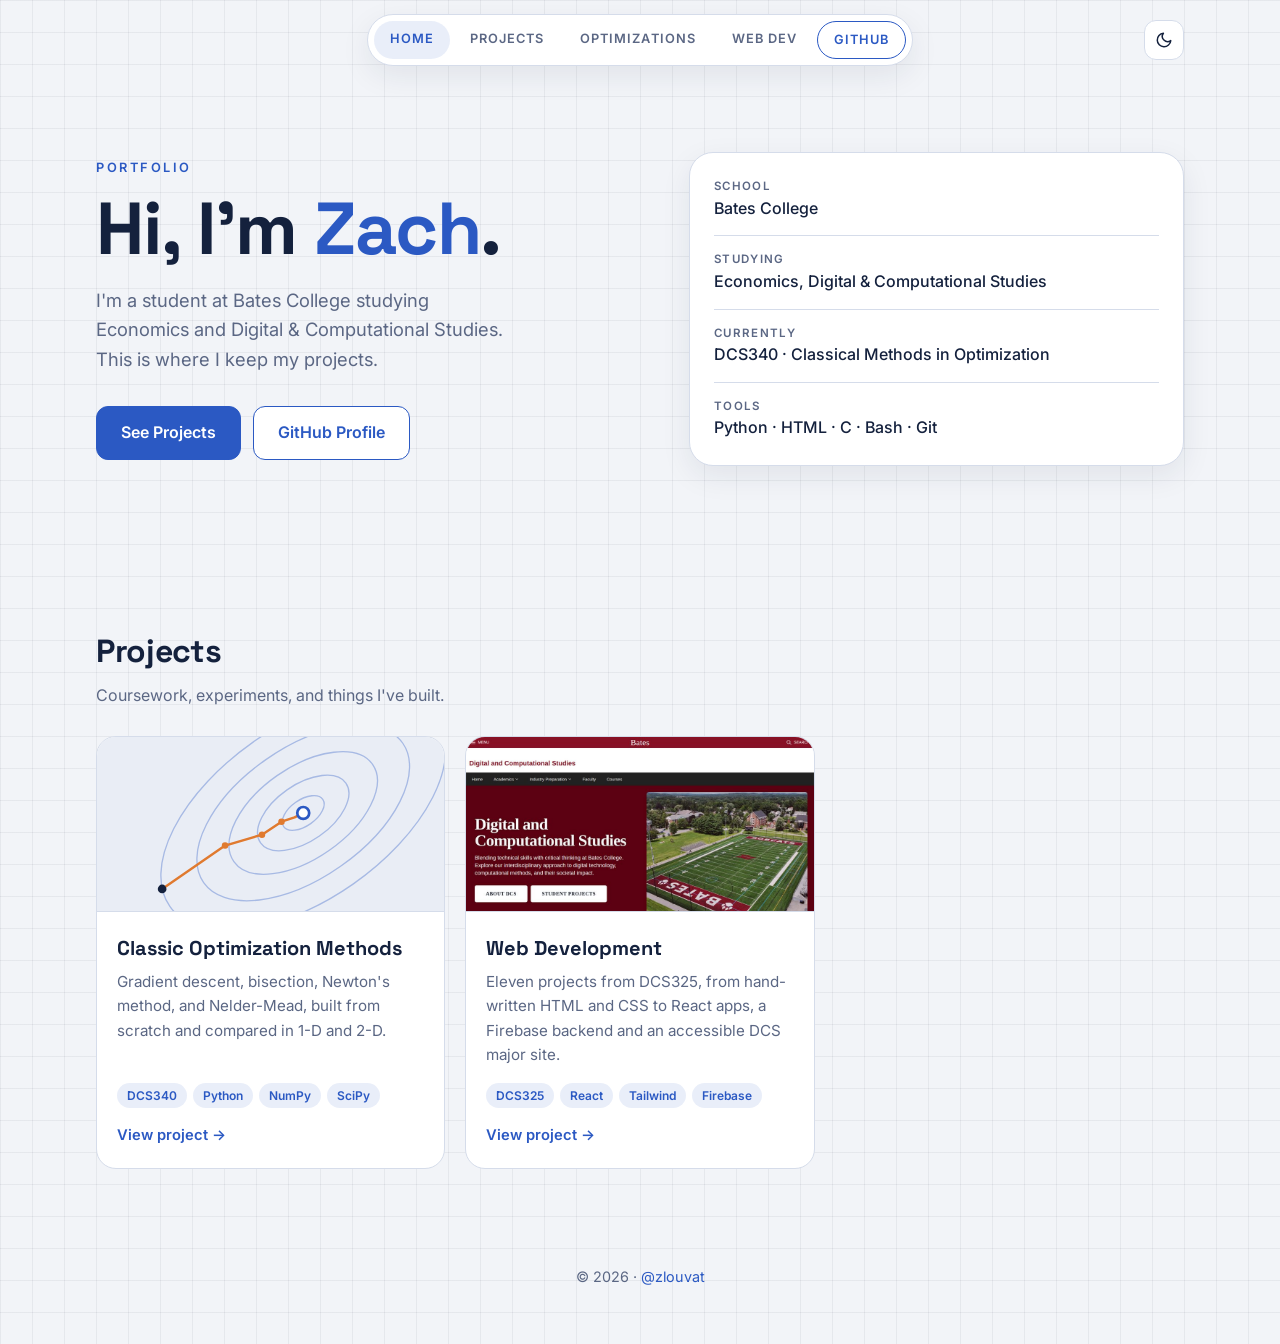
<file: index.html>
<!doctype html>
<html lang="en">
  <head>
    <meta charset="UTF-8" />
    <meta name="viewport" content="width=device-width, initial-scale=1.0" />
    <title>Zach's Portfolio</title>
    <meta name="description" content="Projects and coursework by Zach." />
    <link rel="preconnect" href="https://fonts.googleapis.com" />
    <link rel="preconnect" href="https://fonts.gstatic.com" crossorigin />
    <link
      href="https://fonts.googleapis.com/css2?family=Space+Grotesk:wght@500;700&family=Inter:wght@400;500;600&family=JetBrains+Mono:wght@400;500&display=swap"
      rel="stylesheet"
    />
    <link rel="stylesheet" href="style.css" />
    <script>
      try {
        var saved = localStorage.getItem("theme");
        if (saved) document.documentElement.setAttribute("data-theme", saved);
      } catch (e) {}
    </script>
  </head>
  <body>
    <div class="topbar">
      <div class="wrap">
        <nav class="pill-nav">
          <a class="active" href="index.html">Home</a>
          <a href="#projects">Projects</a>
          <a href="optimizations/index.html">Optimizations</a>
          <a href="webdev/index.html">Web Dev</a>
          <a class="gh" href="https://github.com/zlouvat">GitHub</a>
        </nav>
        <button class="theme-btn" id="theme-btn" aria-label="Toggle dark mode">
          <svg
            width="18"
            height="18"
            viewBox="0 0 24 24"
            fill="none"
            stroke="currentColor"
            stroke-width="2"
            stroke-linecap="round"
            stroke-linejoin="round"
          >
            <path d="M21 12.79A9 9 0 1 1 11.21 3 7 7 0 0 0 21 12.79z" />
          </svg>
        </button>
      </div>
    </div>

    <main class="wrap" id="top">
      <div class="hero">
        <div>
          <p class="eyebrow">Portfolio</p>
          <h1>Hi, I'm <span>Zach</span>.</h1>
          <p class="sub">
            I'm a student at Bates College studying Economics and Digital &amp;
            Computational Studies. This is where I keep my projects.
          </p>
          <div class="btns">
            <a class="btn primary" href="#projects">See Projects</a>
            <a class="btn ghost" href="https://github.com/zlouvat"
              >GitHub Profile</a
            >
          </div>
        </div>

        <div class="panel">
          <ul class="now">
            <li>
              <span class="label">School</span>
              <span class="value">Bates College</span>
            </li>
            <li>
              <span class="label">Studying</span>
              <span class="value"
                >Economics, Digital &amp; Computational Studies</span
              >
            </li>
            <li>
              <span class="label">Currently</span>
              <span class="value"
                >DCS340 · Classical Methods in Optimization</span
              >
            </li>
            <li>
              <span class="label">Tools</span>
              <span class="value">Python · HTML · C · Bash · Git</span>
            </li>
          </ul>
        </div>
      </div>

      <section id="projects">
        <div class="section-head">
          <h2>Projects</h2>
          <p>Coursework, experiments, and things I've built.</p>
        </div>
        <div class="projects">
          <a class="project" href="optimizations/index.html">
            <div class="thumb">
              <svg viewBox="0 0 320 160" aria-hidden="true">
                <g
                  fill="none"
                  stroke="var(--contour)"
                  stroke-width="1.2"
                  transform="rotate(-35 190 70)"
                >
                  <ellipse cx="190" cy="70" rx="22" ry="12" />
                  <ellipse cx="190" cy="70" rx="48" ry="26" />
                  <ellipse cx="190" cy="70" rx="78" ry="42" />
                  <ellipse cx="190" cy="70" rx="112" ry="60" />
                  <ellipse cx="190" cy="70" rx="150" ry="80" />
                </g>
                <polyline
                  fill="none"
                  stroke="var(--path)"
                  stroke-width="2.2"
                  stroke-linejoin="round"
                  points="60,140 118,100 152,90 170,78 182,74 190,70"
                />
                <g fill="var(--path)">
                  <circle cx="118" cy="100" r="3" />
                  <circle cx="152" cy="90" r="3" />
                  <circle cx="170" cy="78" r="3" />
                </g>
                <circle cx="60" cy="140" r="4" fill="var(--text)" />
                <circle
                  cx="190"
                  cy="70"
                  r="5.5"
                  fill="var(--surface)"
                  stroke="var(--accent)"
                  stroke-width="2.5"
                />
              </svg>
            </div>
            <div class="body">
              <h3>Classic Optimization Methods</h3>
              <p>
                Gradient descent, bisection, Newton's method, and Nelder-Mead,
                built from scratch and compared in 1-D and 2-D.
              </p>
              <div class="chips">
                <span class="chip">DCS340</span>
                <span class="chip">Python</span>
                <span class="chip">NumPy</span>
                <span class="chip">SciPy</span>
              </div>
              <span class="go">View project →</span>
            </div>
          </a>

          <a class="project" href="webdev/index.html">
            <div class="thumb">
              <img
                src="webdev/images/dcs-site.jpg"
                alt="Redesigned Bates Digital and Computational Studies major page"
                loading="lazy"
                width="960"
                height="600"
              />
            </div>
            <div class="body">
              <h3>Web Development</h3>
              <p>
                Eleven projects from DCS325, from hand-written HTML and CSS to
                React apps, a Firebase backend and an accessible DCS major
                site.
              </p>
              <div class="chips">
                <span class="chip">DCS325</span>
                <span class="chip">React</span>
                <span class="chip">Tailwind</span>
                <span class="chip">Firebase</span>
              </div>
              <span class="go">View project →</span>
            </div>
          </a>
        </div>
      </section>
    </main>

    <footer>
      <div class="wrap">
        © 2026 · <a href="https://github.com/zlouvat">@zlouvat</a>
      </div>
    </footer>

    <script src="theme.js"></script>
  </body>
</html>
</file>
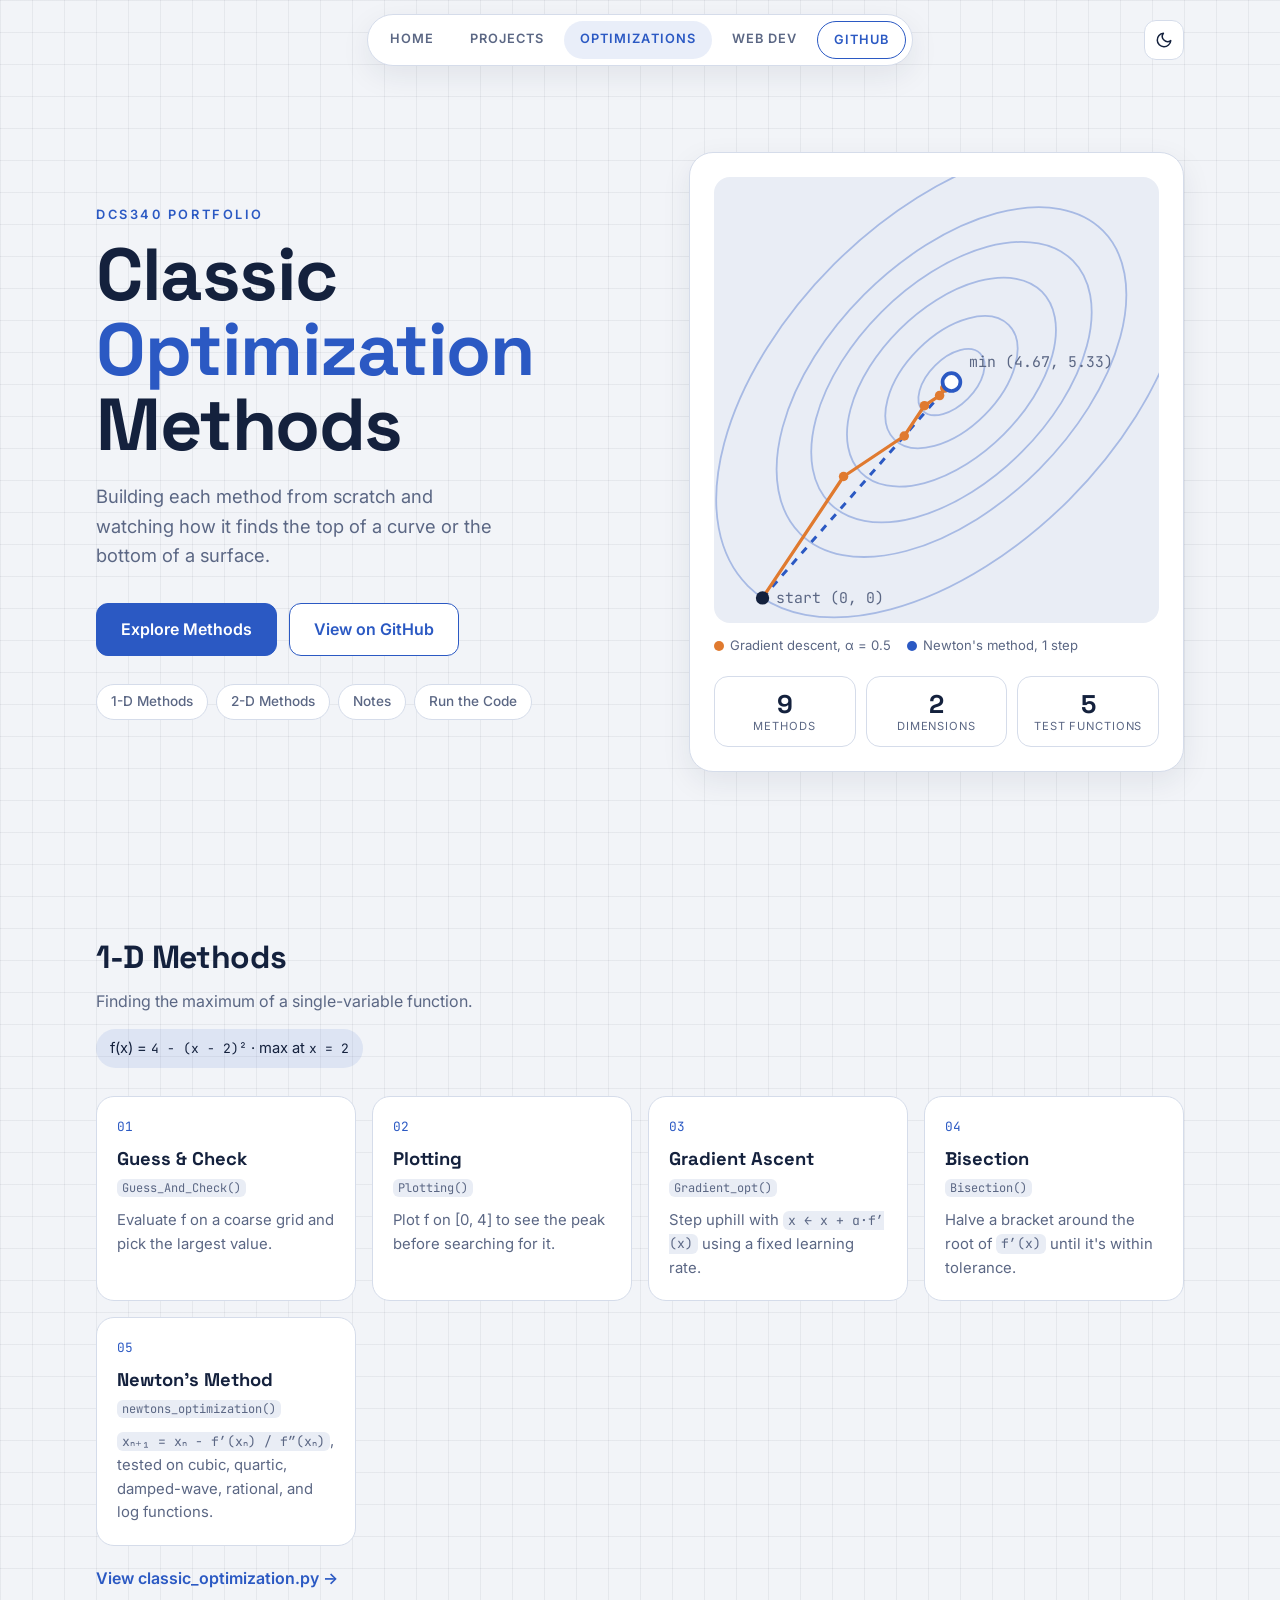
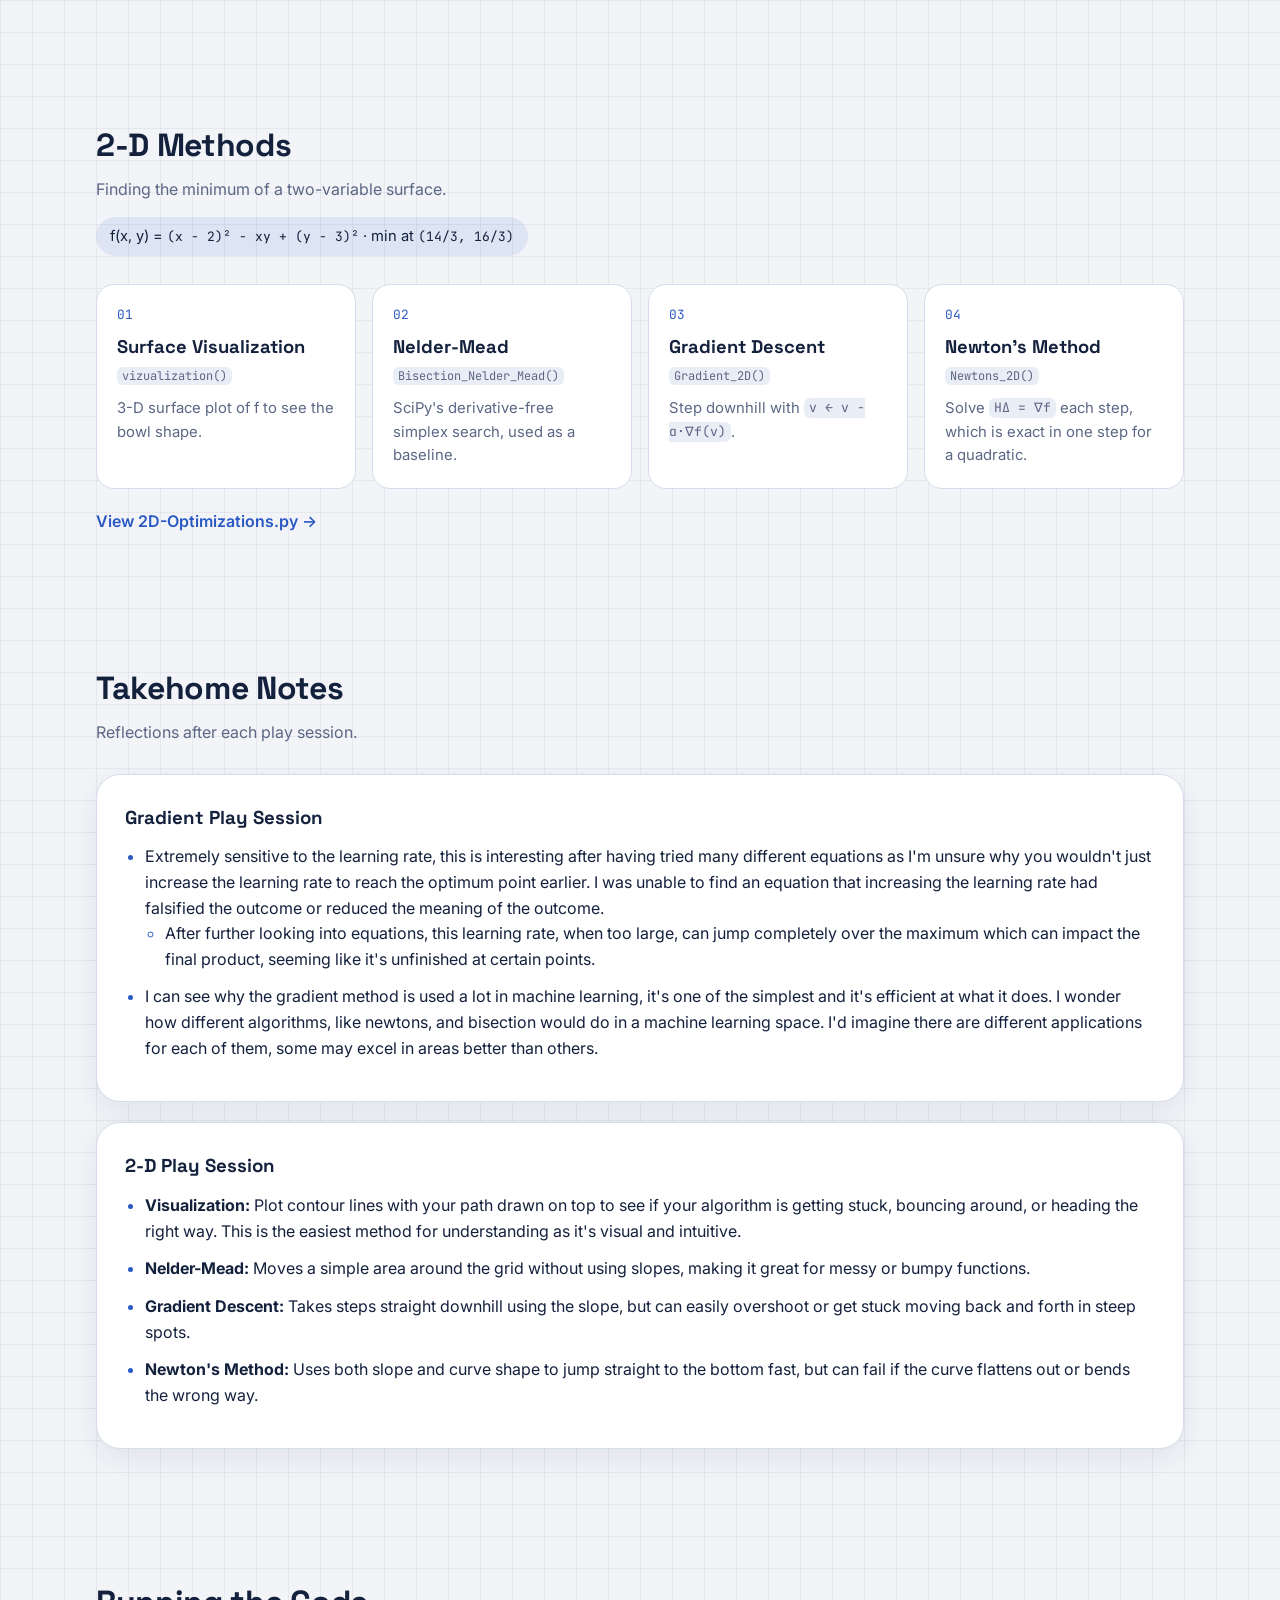
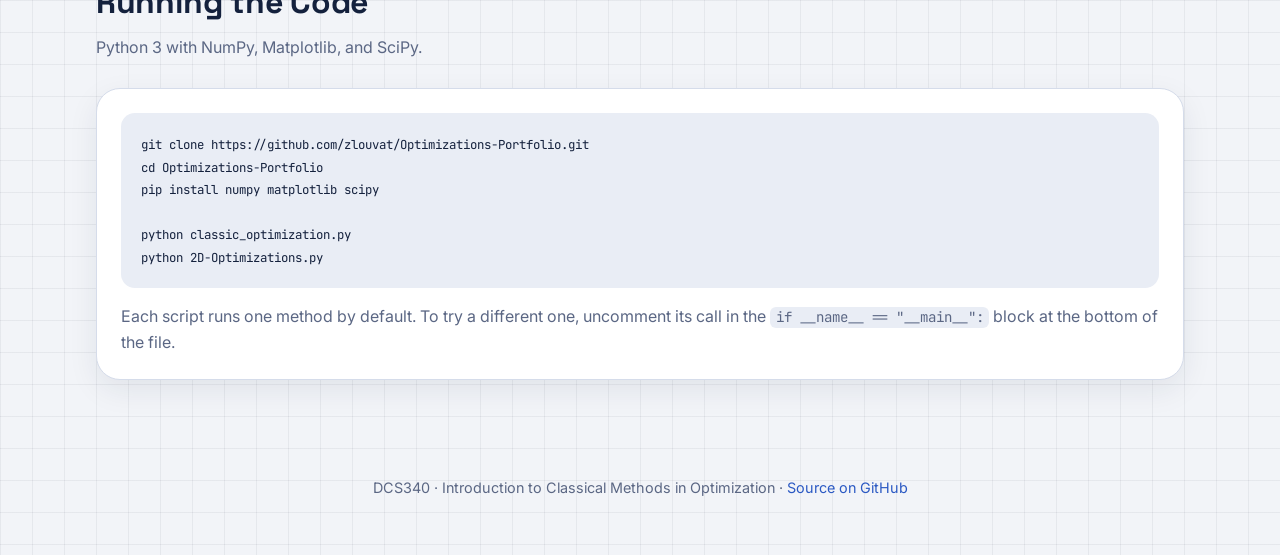
<file: optimizations/index.html>
<!doctype html>
<html lang="en">
  <head>
    <meta charset="UTF-8" />
    <meta name="viewport" content="width=device-width, initial-scale=1.0" />
    <title>Optimizations</title>
    <meta
      name="description"
      content="Classic optimization methods explored in 1-D and 2-D."
    />
    <link rel="preconnect" href="https://fonts.googleapis.com" />
    <link rel="preconnect" href="https://fonts.gstatic.com" crossorigin />
    <link
      href="https://fonts.googleapis.com/css2?family=Space+Grotesk:wght@500;700&family=Inter:wght@400;500;600&family=JetBrains+Mono:wght@400;500&display=swap"
      rel="stylesheet"
    />
    <link rel="stylesheet" href="../style.css" />
    <script>
      try {
        var saved = localStorage.getItem("theme");
        if (saved) document.documentElement.setAttribute("data-theme", saved);
      } catch (e) {}
    </script>
  </head>
  <body>
    <div class="topbar">
      <div class="wrap">
        <nav class="pill-nav">
          <a href="../index.html">Home</a>
          <a href="../index.html#projects">Projects</a>
          <a class="active" href="index.html">Optimizations</a>
          <a href="../webdev/index.html">Web Dev</a>
          <a class="gh" href="https://github.com/zlouvat">GitHub</a>
        </nav>
        <button class="theme-btn" id="theme-btn" aria-label="Toggle dark mode">
          <svg
            width="18"
            height="18"
            viewBox="0 0 24 24"
            fill="none"
            stroke="currentColor"
            stroke-width="2"
            stroke-linecap="round"
            stroke-linejoin="round"
          >
            <path d="M21 12.79A9 9 0 1 1 11.21 3 7 7 0 0 0 21 12.79z" />
          </svg>
        </button>
      </div>
    </div>

    <main class="wrap" id="top">
      <div class="hero">
        <div>
          <p class="eyebrow">DCS340 Portfolio</p>
          <h1>Classic <span>Optimization</span> Methods</h1>
          <p class="sub">
            Building each method from scratch and watching how it finds the top
            of a curve or the bottom of a surface.
          </p>
          <div class="btns">
            <a class="btn primary" href="#one-d">Explore Methods</a>
            <a
              class="btn ghost"
              href="https://github.com/zlouvat/Optimizations-Portfolio"
              >View on GitHub</a
            >
          </div>
          <nav class="subnav">
            <a href="#one-d">1-D Methods</a>
            <a href="#two-d">2-D Methods</a>
            <a href="#notes">Notes</a>
            <a href="#running">Run the Code</a>
          </nav>
        </div>

        <div class="panel">
          <div class="plot">
            <svg
              viewBox="0 0 300 300"
              role="img"
              aria-label="Contour plot of f(x, y) = (x - 2)^2 - xy + (y - 3)^2 with gradient descent and Newton paths from (0, 0) to the minimum"
            >
              <g
                fill="none"
                stroke="var(--contour)"
                stroke-width="1.2"
                transform="rotate(-45 160 138.2)"
              >
                <ellipse cx="160" cy="138.2" rx="27.3" ry="15.7" />
                <ellipse cx="160" cy="138.2" rx="54.5" ry="31.5" />
                <ellipse cx="160" cy="138.2" rx="86.2" ry="49.8" />
                <ellipse cx="160" cy="138.2" rx="115.7" ry="66.8" />
                <ellipse cx="160" cy="138.2" rx="144.3" ry="83.3" />
                <ellipse cx="160" cy="138.2" rx="194.1" ry="112.1" />
              </g>
              <line
                x1="32.7"
                y1="283.6"
                x2="160"
                y2="138.2"
                stroke="var(--accent)"
                stroke-width="2"
                stroke-dasharray="5 5"
              />
              <polyline
                fill="none"
                stroke="var(--path)"
                stroke-width="2.2"
                stroke-linejoin="round"
                points="32.7,283.6 87.3,201.8 128.2,174.5 141.8,154.1 152.0,147.3 155.5,142.2 158.0,140.5 158.9,139.2 159.5,138.8 160,138.2"
              />
              <g fill="var(--path)">
                <circle cx="87.3" cy="201.8" r="3.2" />
                <circle cx="128.2" cy="174.5" r="3.2" />
                <circle cx="141.8" cy="154.1" r="3.2" />
                <circle cx="152.0" cy="147.3" r="3.2" />
                <circle cx="155.5" cy="142.2" r="3.2" />
              </g>
              <circle cx="32.7" cy="283.6" r="4.5" fill="var(--text)" />
              <circle
                cx="160"
                cy="138.2"
                r="6"
                fill="var(--surface)"
                stroke="var(--accent)"
                stroke-width="2.5"
              />
              <text
                x="42"
                y="287"
                font-family="JetBrains Mono, monospace"
                font-size="10"
                fill="var(--muted)"
              >
                start (0, 0)
              </text>
              <text
                x="172"
                y="128"
                font-family="JetBrains Mono, monospace"
                font-size="10"
                fill="var(--muted)"
              >
                min (4.67, 5.33)
              </text>
            </svg>
          </div>
          <div class="legend">
            <span
              ><i style="background: var(--path)"></i>Gradient descent, α =
              0.5</span
            >
            <span
              ><i style="background: var(--accent)"></i>Newton's method, 1
              step</span
            >
          </div>
          <div class="stats">
            <div class="stat"><b>9</b><span>Methods</span></div>
            <div class="stat"><b>2</b><span>Dimensions</span></div>
            <div class="stat"><b>5</b><span>Test functions</span></div>
          </div>
        </div>
      </div>

      <section id="one-d">
        <div class="section-head">
          <h2>1-D Methods</h2>
          <p>Finding the maximum of a single-variable function.</p>
          <div class="fn">
            f(x) = <code>4 − (x − 2)²</code> · max at <code>x = 2</code>
          </div>
        </div>
        <div class="cards">
          <div class="card">
            <span class="num">01</span>
            <h3>Guess &amp; Check</h3>
            <p class="tag"><code>Guess_And_Check()</code></p>
            <p>Evaluate f on a coarse grid and pick the largest value.</p>
          </div>
          <div class="card">
            <span class="num">02</span>
            <h3>Plotting</h3>
            <p class="tag"><code>Plotting()</code></p>
            <p>Plot f on [0, 4] to see the peak before searching for it.</p>
          </div>
          <div class="card">
            <span class="num">03</span>
            <h3>Gradient Ascent</h3>
            <p class="tag"><code>Gradient_opt()</code></p>
            <p>
              Step uphill with <code>x ← x + α·f′(x)</code> using a fixed
              learning rate.
            </p>
          </div>
          <div class="card">
            <span class="num">04</span>
            <h3>Bisection</h3>
            <p class="tag"><code>Bisection()</code></p>
            <p>
              Halve a bracket around the root of <code>f′(x)</code> until it's
              within tolerance.
            </p>
          </div>
          <div class="card">
            <span class="num">05</span>
            <h3>Newton's Method</h3>
            <p class="tag"><code>newtons_optimization()</code></p>
            <p>
              <code>xₙ₊₁ = xₙ − f′(xₙ) / f″(xₙ)</code>, tested on cubic,
              quartic, damped-wave, rational, and log functions.
            </p>
          </div>
        </div>
        <a
          class="file-link"
          href="https://github.com/zlouvat/Optimizations-Portfolio/blob/main/classic_optimization.py"
          >View classic_optimization.py →</a
        >
      </section>

      <section id="two-d">
        <div class="section-head">
          <h2>2-D Methods</h2>
          <p>Finding the minimum of a two-variable surface.</p>
          <div class="fn">
            f(x, y) = <code>(x − 2)² − xy + (y − 3)²</code> · min at
            <code>(14/3, 16/3)</code>
          </div>
        </div>
        <div class="cards">
          <div class="card">
            <span class="num">01</span>
            <h3>Surface Visualization</h3>
            <p class="tag"><code>vizualization()</code></p>
            <p>3-D surface plot of f to see the bowl shape.</p>
          </div>
          <div class="card">
            <span class="num">02</span>
            <h3>Nelder-Mead</h3>
            <p class="tag"><code>Bisection_Nelder_Mead()</code></p>
            <p>SciPy's derivative-free simplex search, used as a baseline.</p>
          </div>
          <div class="card">
            <span class="num">03</span>
            <h3>Gradient Descent</h3>
            <p class="tag"><code>Gradient_2D()</code></p>
            <p>Step downhill with <code>v ← v − α·∇f(v)</code>.</p>
          </div>
          <div class="card">
            <span class="num">04</span>
            <h3>Newton's Method</h3>
            <p class="tag"><code>Newtons_2D()</code></p>
            <p>
              Solve <code>HΔ = ∇f</code> each step, which is exact in one step
              for a quadratic.
            </p>
          </div>
        </div>
        <a
          class="file-link"
          href="https://github.com/zlouvat/Optimizations-Portfolio/blob/main/2D-Optimizations.py"
          >View 2D-Optimizations.py →</a
        >
      </section>

      <section id="notes">
        <div class="section-head">
          <h2>Takehome Notes</h2>
          <p>Reflections after each play session.</p>
        </div>
        <div class="panel notes">
          <h3>Gradient Play Session</h3>
          <ul>
            <li>
              Extremely sensitive to the learning rate, this is interesting
              after having tried many different equations as I'm unsure why you
              wouldn't just increase the learning rate to reach the optimum
              point earlier. I was unable to find an equation that increasing
              the learning rate had falsified the outcome or reduced the meaning
              of the outcome.
              <ul>
                <li>
                  After further looking into equations, this learning rate, when
                  too large, can jump completely over the maximum which can
                  impact the final product, seeming like it's unfinished at
                  certain points.
                </li>
              </ul>
            </li>
            <li>
              I can see why the gradient method is used a lot in machine
              learning, it's one of the simplest and it's efficient at what it
              does. I wonder how different algorithms, like newtons, and
              bisection would do in a machine learning space. I'd imagine there
              are different applications for each of them, some may excel in
              areas better than others.
            </li>
          </ul>
        </div>
        <div class="panel notes">
          <h3>2-D Play Session</h3>
          <ul>
            <li>
              <strong>Visualization:</strong> Plot contour lines with your path
              drawn on top to see if your algorithm is getting stuck, bouncing
              around, or heading the right way. This is the easiest method for
              understanding as it's visual and intuitive.
            </li>
            <li>
              <strong>Nelder-Mead:</strong> Moves a simple area around the grid
              without using slopes, making it great for messy or bumpy
              functions.
            </li>
            <li>
              <strong>Gradient Descent:</strong> Takes steps straight downhill
              using the slope, but can easily overshoot or get stuck moving back
              and forth in steep spots.
            </li>
            <li>
              <strong>Newton's Method:</strong> Uses both slope and curve shape
              to jump straight to the bottom fast, but can fail if the curve
              flattens out or bends the wrong way.
            </li>
          </ul>
        </div>
      </section>

      <section id="running">
        <div class="section-head">
          <h2>Running the Code</h2>
          <p>Python 3 with NumPy, Matplotlib, and SciPy.</p>
        </div>
        <div class="panel run">
          <pre><code>git clone https://github.com/zlouvat/Optimizations-Portfolio.git
cd Optimizations-Portfolio
pip install numpy matplotlib scipy

python classic_optimization.py
python 2D-Optimizations.py</code></pre>
          <p>
            Each script runs one method by default. To try a different one,
            uncomment its call in the
            <code>if __name__ == "__main__":</code> block at the bottom of the
            file.
          </p>
        </div>
      </section>
    </main>

    <footer>
      <div class="wrap">
        DCS340 · Introduction to Classical Methods in Optimization ·
        <a href="https://github.com/zlouvat/Optimizations-Portfolio"
          >Source on GitHub</a
        >
      </div>
    </footer>

    <script src="../theme.js"></script>
  </body>
</html>
</file>
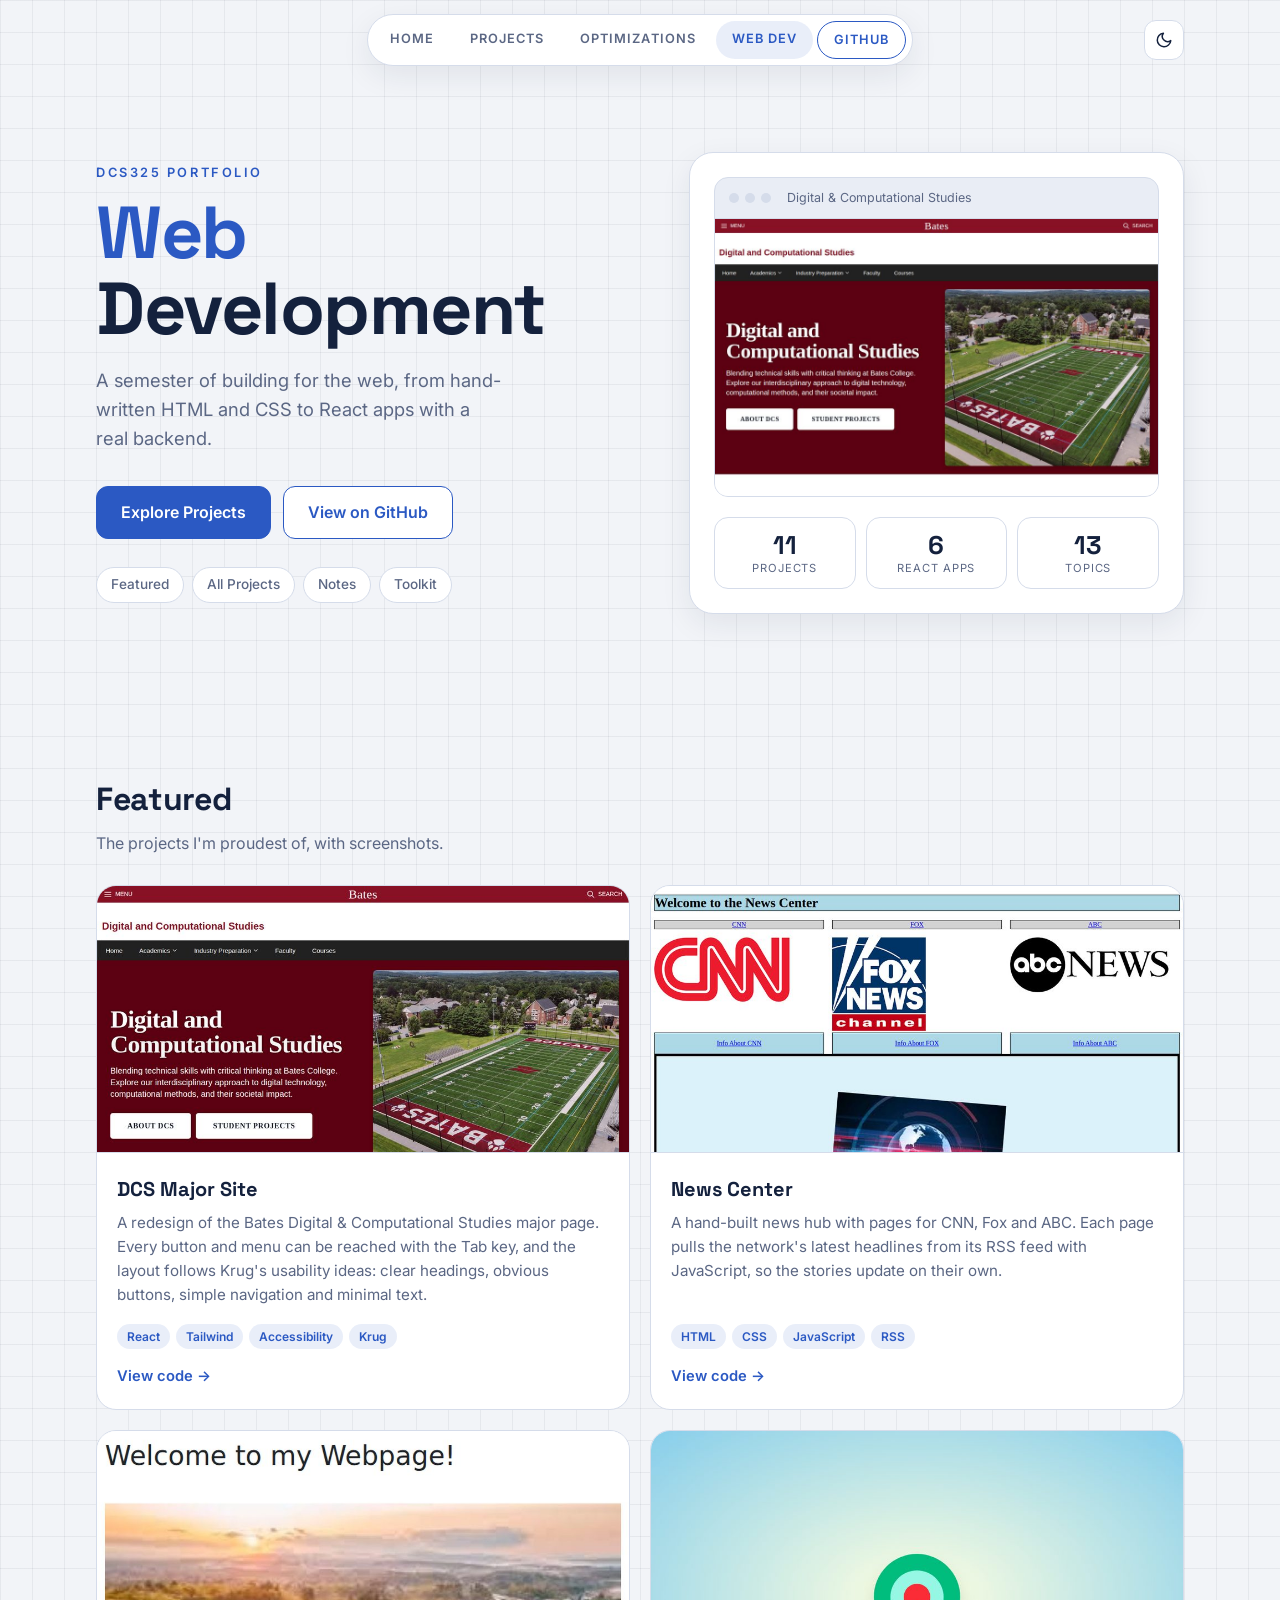
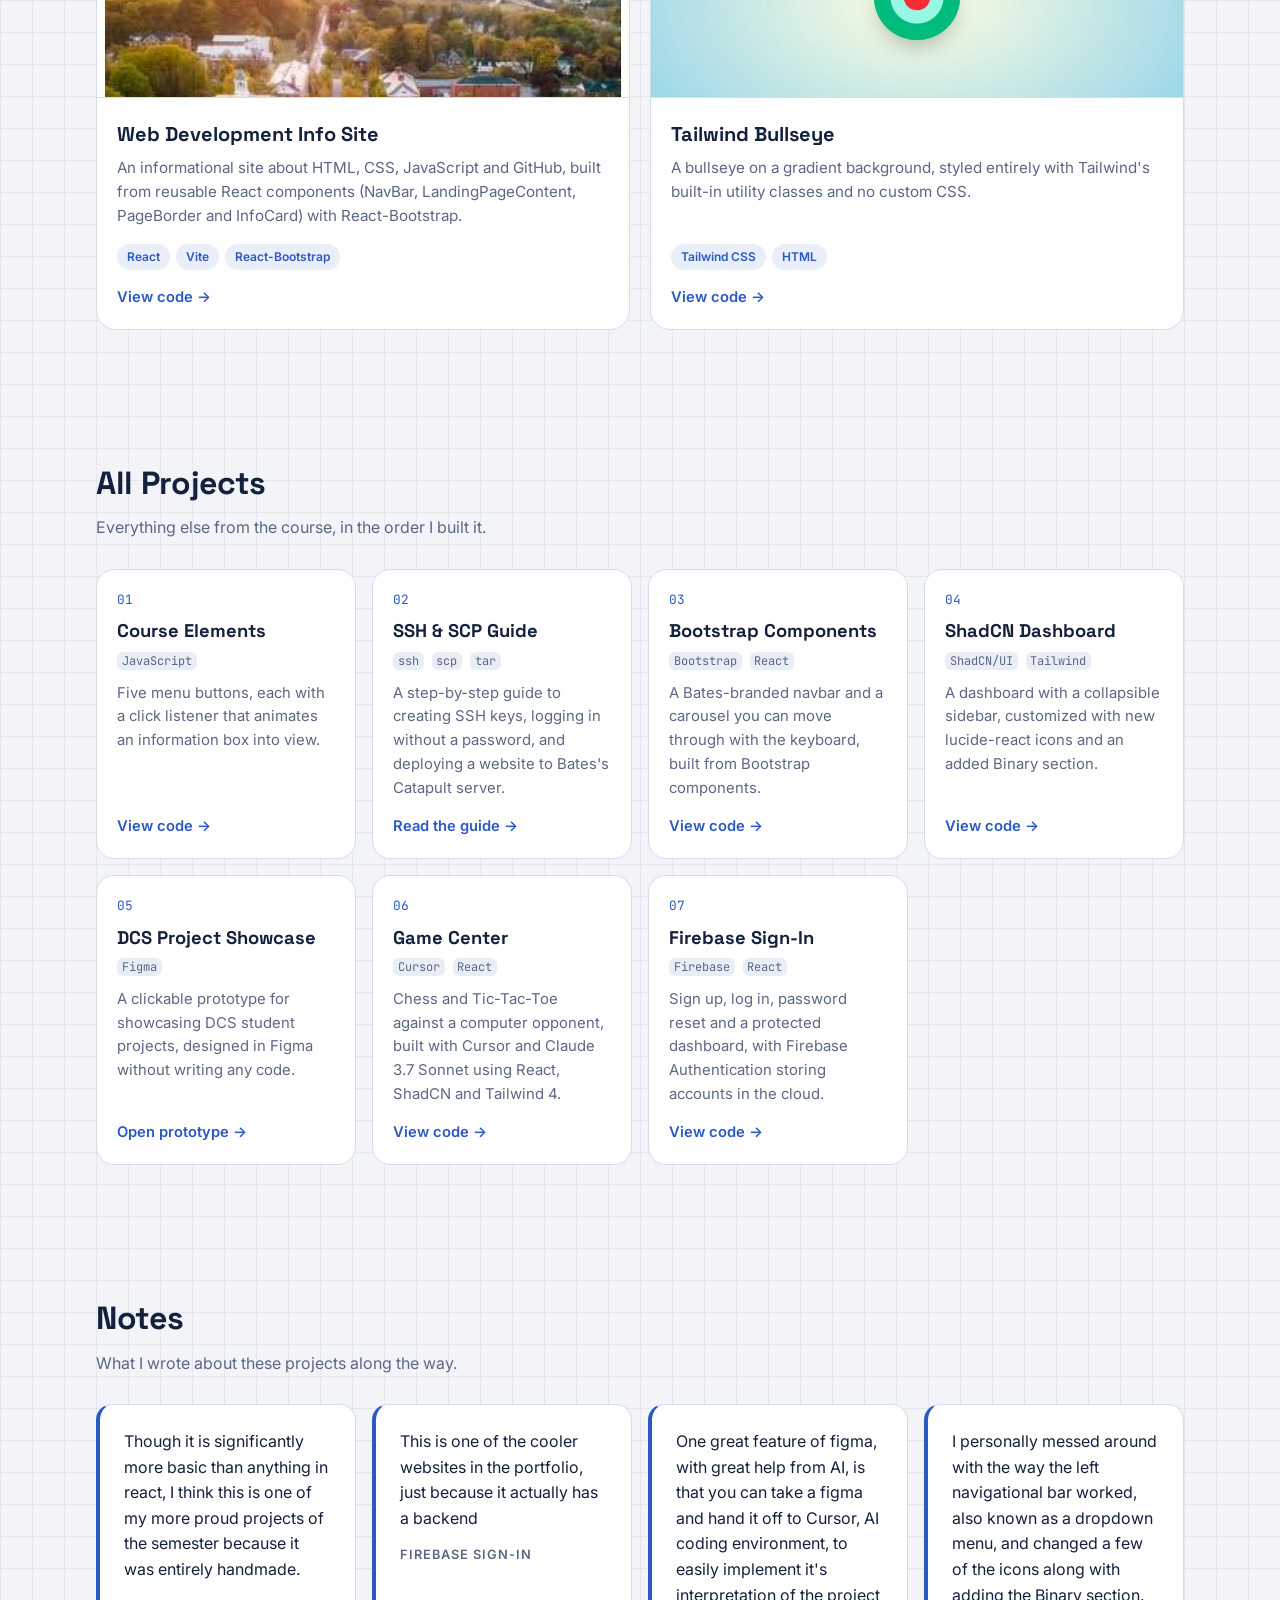
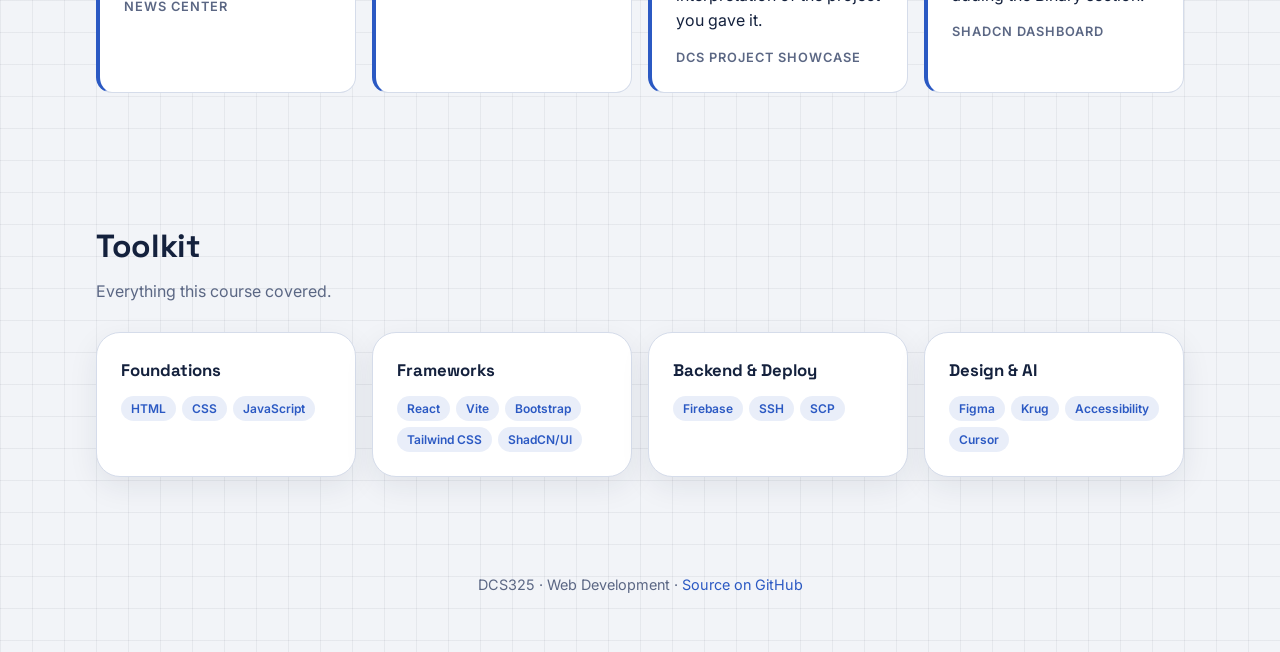
<file: webdev/index.html>
<!doctype html>
<html lang="en">
  <head>
    <meta charset="UTF-8" />
    <meta name="viewport" content="width=device-width, initial-scale=1.0" />
    <title>Web Development</title>
    <meta
      name="description"
      content="Web development projects from DCS325, from hand-written HTML to React apps with a Firebase backend."
    />
    <link rel="preconnect" href="https://fonts.googleapis.com" />
    <link rel="preconnect" href="https://fonts.gstatic.com" crossorigin />
    <link
      href="https://fonts.googleapis.com/css2?family=Space+Grotesk:wght@500;700&family=Inter:wght@400;500;600&family=JetBrains+Mono:wght@400;500&display=swap"
      rel="stylesheet"
    />
    <link rel="stylesheet" href="../style.css" />
    <script>
      try {
        var saved = localStorage.getItem("theme");
        if (saved) document.documentElement.setAttribute("data-theme", saved);
      } catch (e) {}
    </script>
  </head>
  <body>
    <div class="topbar">
      <div class="wrap">
        <nav class="pill-nav">
          <a href="../index.html">Home</a>
          <a href="../index.html#projects">Projects</a>
          <a href="../optimizations/index.html">Optimizations</a>
          <a class="active" href="index.html">Web Dev</a>
          <a class="gh" href="https://github.com/zlouvat">GitHub</a>
        </nav>
        <button class="theme-btn" id="theme-btn" aria-label="Toggle dark mode">
          <svg
            width="18"
            height="18"
            viewBox="0 0 24 24"
            fill="none"
            stroke="currentColor"
            stroke-width="2"
            stroke-linecap="round"
            stroke-linejoin="round"
          >
            <path d="M21 12.79A9 9 0 1 1 11.21 3 7 7 0 0 0 21 12.79z" />
          </svg>
        </button>
      </div>
    </div>

    <main class="wrap" id="top">
      <div class="hero">
        <div>
          <p class="eyebrow">DCS325 Portfolio</p>
          <h1><span>Web</span> Development</h1>
          <p class="sub">
            A semester of building for the web, from hand-written HTML and CSS
            to React apps with a real backend.
          </p>
          <div class="btns">
            <a class="btn primary" href="#featured">Explore Projects</a>
            <a
              class="btn ghost"
              href="https://github.com/zlouvat/Web-Development-Portfolio"
              >View on GitHub</a
            >
          </div>
          <nav class="subnav">
            <a href="#featured">Featured</a>
            <a href="#more">All Projects</a>
            <a href="#notes">Notes</a>
            <a href="#toolkit">Toolkit</a>
          </nav>
        </div>

        <div class="panel">
          <div class="browser">
            <div class="browser-bar">
              <i></i><i></i><i></i>
              <span>Digital &amp; Computational Studies</span>
            </div>
            <img
              src="images/dcs-site.jpg"
              alt="Redesigned Bates Digital and Computational Studies major page"
              width="960"
              height="600"
            />
          </div>
          <div class="stats">
            <div class="stat"><b>11</b><span>Projects</span></div>
            <div class="stat"><b>6</b><span>React apps</span></div>
            <div class="stat"><b>13</b><span>Topics</span></div>
          </div>
        </div>
      </div>

      <section id="featured">
        <div class="section-head">
          <h2>Featured</h2>
          <p>The projects I'm proudest of, with screenshots.</p>
        </div>
        <div class="projects featured">
          <a
            class="project"
            href="https://github.com/zlouvat/Web-Development-Portfolio/tree/main/Accessibility%20%26%20Krug"
          >
            <div class="thumb">
              <img
                src="images/dcs-site.jpg"
                alt="DCS major page with a maroon hero and campus photo"
                loading="lazy"
                width="960"
                height="600"
              />
            </div>
            <div class="body">
              <h3>DCS Major Site</h3>
              <p>
                A redesign of the Bates Digital &amp; Computational Studies
                major page. Every button and menu can be reached with the Tab
                key, and the layout follows Krug's usability ideas: clear
                headings, obvious buttons, simple navigation and minimal text.
              </p>
              <div class="chips">
                <span class="chip">React</span>
                <span class="chip">Tailwind</span>
                <span class="chip">Accessibility</span>
                <span class="chip">Krug</span>
              </div>
              <span class="go">View code →</span>
            </div>
          </a>

          <a
            class="project"
            href="https://github.com/zlouvat/Web-Development-Portfolio/tree/main/HTML%2BCSS"
          >
            <div class="thumb">
              <img
                src="images/news-center.jpg"
                alt="News Center page linking to CNN, Fox and ABC"
                loading="lazy"
                width="960"
                height="600"
              />
            </div>
            <div class="body">
              <h3>News Center</h3>
              <p>
                A hand-built news hub with pages for CNN, Fox and ABC. Each
                page pulls the network's latest headlines from its RSS feed
                with JavaScript, so the stories update on their own.
              </p>
              <div class="chips">
                <span class="chip">HTML</span>
                <span class="chip">CSS</span>
                <span class="chip">JavaScript</span>
                <span class="chip">RSS</span>
              </div>
              <span class="go">View code →</span>
            </div>
          </a>

          <a
            class="project"
            href="https://github.com/zlouvat/Web-Development-Portfolio/tree/main/React"
          >
            <div class="thumb">
              <img
                src="images/react-info.jpg"
                alt="Welcome page with an aerial photo of Bates campus"
                loading="lazy"
                width="960"
                height="600"
              />
            </div>
            <div class="body">
              <h3>Web Development Info Site</h3>
              <p>
                An informational site about HTML, CSS, JavaScript and GitHub,
                built from reusable React components (NavBar,
                LandingPageContent, PageBorder and InfoCard) with
                React-Bootstrap.
              </p>
              <div class="chips">
                <span class="chip">React</span>
                <span class="chip">Vite</span>
                <span class="chip">React-Bootstrap</span>
              </div>
              <span class="go">View code →</span>
            </div>
          </a>

          <a
            class="project"
            href="https://github.com/zlouvat/Web-Development-Portfolio/tree/main/TailwindCSS"
          >
            <div class="thumb">
              <img
                src="images/tailwind-bullseye.jpg"
                alt="Green and red bullseye on a soft gradient background"
                loading="lazy"
                width="960"
                height="600"
              />
            </div>
            <div class="body">
              <h3>Tailwind Bullseye</h3>
              <p>
                A bullseye on a gradient background, styled entirely with
                Tailwind's built-in utility classes and no custom CSS.
              </p>
              <div class="chips">
                <span class="chip">Tailwind CSS</span>
                <span class="chip">HTML</span>
              </div>
              <span class="go">View code →</span>
            </div>
          </a>
        </div>
      </section>

      <section id="more">
        <div class="section-head">
          <h2>All Projects</h2>
          <p>Everything else from the course, in the order I built it.</p>
        </div>
        <div class="cards">
          <div class="card">
            <span class="num">01</span>
            <h3>Course Elements</h3>
            <p class="tag"><code>JavaScript</code></p>
            <p>
              Five menu buttons, each with a click listener that animates an
              information box into view.
            </p>
            <a
              class="card-link"
              href="https://github.com/zlouvat/Web-Development-Portfolio/tree/main/JavaScript"
              >View code →</a
            >
          </div>
          <div class="card">
            <span class="num">02</span>
            <h3>SSH &amp; SCP Guide</h3>
            <p class="tag"><code>ssh</code> <code>scp</code> <code>tar</code></p>
            <p>
              A step-by-step guide to creating SSH keys, logging in without a
              password, and deploying a website to Bates's Catapult server.
            </p>
            <a
              class="card-link"
              href="https://github.com/zlouvat/Web-Development-Portfolio/tree/main/SSH%2BSCP/SSH"
              >Read the guide →</a
            >
          </div>
          <div class="card">
            <span class="num">03</span>
            <h3>Bootstrap Components</h3>
            <p class="tag"><code>Bootstrap</code> <code>React</code></p>
            <p>
              A Bates-branded navbar and a carousel you can move through with
              the keyboard, built from Bootstrap components.
            </p>
            <a
              class="card-link"
              href="https://github.com/zlouvat/Web-Development-Portfolio/tree/main/Bootstrap"
              >View code →</a
            >
          </div>
          <div class="card">
            <span class="num">04</span>
            <h3>ShadCN Dashboard</h3>
            <p class="tag"><code>ShadCN/UI</code> <code>Tailwind</code></p>
            <p>
              A dashboard with a collapsible sidebar, customized with new
              lucide-react icons and an added Binary section.
            </p>
            <a
              class="card-link"
              href="https://github.com/zlouvat/Web-Development-Portfolio/tree/main/ShadCN"
              >View code →</a
            >
          </div>
          <div class="card">
            <span class="num">05</span>
            <h3>DCS Project Showcase</h3>
            <p class="tag"><code>Figma</code></p>
            <p>
              A clickable prototype for showcasing DCS student projects,
              designed in Figma without writing any code.
            </p>
            <a
              class="card-link"
              href="https://www.figma.com/proto/gilkQxqSOtRE4Pvy5d41iZ/DCS-Project-Showcase?node-id=2038-321&t=Hl03Z7ocO0qgRScV-1"
              >Open prototype →</a
            >
          </div>
          <div class="card">
            <span class="num">06</span>
            <h3>Game Center</h3>
            <p class="tag"><code>Cursor</code> <code>React</code></p>
            <p>
              Chess and Tic-Tac-Toe against a computer opponent, built with
              Cursor and Claude 3.7 Sonnet using React, ShadCN and Tailwind 4.
            </p>
            <a
              class="card-link"
              href="https://github.com/zlouvat/Web-Development-Portfolio/tree/main/Cursor"
              >View code →</a
            >
          </div>
          <div class="card">
            <span class="num">07</span>
            <h3>Firebase Sign-In</h3>
            <p class="tag"><code>Firebase</code> <code>React</code></p>
            <p>
              Sign up, log in, password reset and a protected dashboard, with
              Firebase Authentication storing accounts in the cloud.
            </p>
            <a
              class="card-link"
              href="https://github.com/zlouvat/Web-Development-Portfolio/tree/main/Firebase"
              >View code →</a
            >
          </div>
        </div>
      </section>

      <section id="notes">
        <div class="section-head">
          <h2>Notes</h2>
          <p>What I wrote about these projects along the way.</p>
        </div>
        <div class="quotes">
          <figure class="quote">
            <blockquote>
              Though it is significantly more basic than anything in react, I
              think this is one of my more proud projects of the semester
              because it was entirely handmade.
            </blockquote>
            <figcaption>News Center</figcaption>
          </figure>
          <figure class="quote">
            <blockquote>
              This is one of the cooler websites in the portfolio, just because
              it actually has a backend
            </blockquote>
            <figcaption>Firebase Sign-In</figcaption>
          </figure>
          <figure class="quote">
            <blockquote>
              One great feature of figma, with great help from AI, is that you
              can take a figma and hand it off to Cursor, AI coding
              environment, to easily implement it's interpretation of the
              project you gave it.
            </blockquote>
            <figcaption>DCS Project Showcase</figcaption>
          </figure>
          <figure class="quote">
            <blockquote>
              I personally messed around with the way the left navigational bar
              worked, also known as a dropdown menu, and changed a few of the
              icons along with adding the Binary section.
            </blockquote>
            <figcaption>ShadCN Dashboard</figcaption>
          </figure>
        </div>
      </section>

      <section id="toolkit">
        <div class="section-head">
          <h2>Toolkit</h2>
          <p>Everything this course covered.</p>
        </div>
        <div class="tool-groups">
          <div class="panel tool-group">
            <h3>Foundations</h3>
            <div class="chips">
              <span class="chip">HTML</span>
              <span class="chip">CSS</span>
              <span class="chip">JavaScript</span>
            </div>
          </div>
          <div class="panel tool-group">
            <h3>Frameworks</h3>
            <div class="chips">
              <span class="chip">React</span>
              <span class="chip">Vite</span>
              <span class="chip">Bootstrap</span>
              <span class="chip">Tailwind CSS</span>
              <span class="chip">ShadCN/UI</span>
            </div>
          </div>
          <div class="panel tool-group">
            <h3>Backend &amp; Deploy</h3>
            <div class="chips">
              <span class="chip">Firebase</span>
              <span class="chip">SSH</span>
              <span class="chip">SCP</span>
            </div>
          </div>
          <div class="panel tool-group">
            <h3>Design &amp; AI</h3>
            <div class="chips">
              <span class="chip">Figma</span>
              <span class="chip">Krug</span>
              <span class="chip">Accessibility</span>
              <span class="chip">Cursor</span>
            </div>
          </div>
        </div>
      </section>
    </main>

    <footer>
      <div class="wrap">
        DCS325 · Web Development ·
        <a href="https://github.com/zlouvat/Web-Development-Portfolio"
          >Source on GitHub</a
        >
      </div>
    </footer>

    <script src="../theme.js"></script>
  </body>
</html>
</file>
<file: style.css>
:root {
  --bg: #f2f4f8;
  --grid: rgba(20, 33, 61, 0.06);
  --surface: #ffffff;
  --surface-2: #e9edf5;
  --text: #14213d;
  --muted: #5b6784;
  --border: #d5dcea;
  --accent: #2b59c3;
  --accent-ink: #ffffff;
  --accent-soft: rgba(43, 89, 195, 0.1);
  --path: #e07a2f;
  --contour: rgba(43, 89, 195, 0.35);
  --shadow: 0 10px 30px rgba(20, 33, 61, 0.08);
}
:root[data-theme="dark"] {
  --bg: #0e131c;
  --grid: rgba(231, 235, 243, 0.05);
  --surface: #161d2a;
  --surface-2: #1d2636;
  --text: #e7ebf3;
  --muted: #97a3bd;
  --border: #2a3448;
  --accent: #7ea2ff;
  --accent-ink: #0e131c;
  --accent-soft: rgba(126, 162, 255, 0.12);
  --path: #f29a55;
  --contour: rgba(126, 162, 255, 0.35);
  --shadow: 0 10px 30px rgba(0, 0, 0, 0.35);
}
@media (prefers-color-scheme: dark) {
  :root:not([data-theme="light"]) {
    --bg: #0e131c;
    --grid: rgba(231, 235, 243, 0.05);
    --surface: #161d2a;
    --surface-2: #1d2636;
    --text: #e7ebf3;
    --muted: #97a3bd;
    --border: #2a3448;
    --accent: #7ea2ff;
    --accent-ink: #0e131c;
    --accent-soft: rgba(126, 162, 255, 0.12);
    --path: #f29a55;
    --contour: rgba(126, 162, 255, 0.35);
    --shadow: 0 10px 30px rgba(0, 0, 0, 0.35);
  }
}

* { box-sizing: border-box; }
html { scroll-behavior: smooth; }
body {
  margin: 0;
  background-color: var(--bg);
  background-image:
    linear-gradient(var(--grid) 1px, transparent 1px),
    linear-gradient(90deg, var(--grid) 1px, transparent 1px);
  background-size: 32px 32px;
  color: var(--text);
  font-family: "Inter", system-ui, sans-serif;
  line-height: 1.6;
}
a { color: var(--accent); text-decoration: none; }
code, pre {
  font-family: "JetBrains Mono", ui-monospace, monospace;
  font-size: 0.88em;
}
code {
  background: var(--surface-2);
  padding: 0.1em 0.4em;
  border-radius: 6px;
}
.wrap { max-width: 1120px; margin: 0 auto; padding: 0 16px; }

.topbar {
  position: sticky;
  top: 0;
  z-index: 10;
  padding: 14px 0;
}
.topbar .wrap { display: flex; justify-content: center; position: relative; }
.pill-nav {
  display: flex;
  gap: 4px;
  padding: 6px;
  background: var(--surface);
  border: 1px solid var(--border);
  border-radius: 999px;
  box-shadow: var(--shadow);
  overflow-x: auto;
  max-width: calc(100% - 56px);
}
.pill-nav a {
  padding: 8px 16px;
  border-radius: 999px;
  color: var(--muted);
  font-size: 0.8rem;
  font-weight: 600;
  letter-spacing: 0.08em;
  text-transform: uppercase;
  white-space: nowrap;
}
.pill-nav a:hover { background: var(--surface-2); color: var(--text); }
.pill-nav a.gh { border: 1px solid var(--accent); color: var(--accent); }
.theme-btn {
  position: absolute;
  right: 16px;
  top: 50%;
  transform: translateY(-50%);
  width: 40px;
  height: 40px;
  border-radius: 12px;
  border: 1px solid var(--border);
  background: var(--surface);
  color: var(--text);
  cursor: pointer;
  display: grid;
  place-items: center;
}

.hero {
  display: grid;
  grid-template-columns: 1.1fr 1fr;
  gap: 48px;
  align-items: center;
  padding: 72px 0 96px;
}
.eyebrow {
  margin: 0 0 12px;
  color: var(--accent);
  font-size: 0.8rem;
  font-weight: 600;
  letter-spacing: 0.2em;
  text-transform: uppercase;
}
.hero h1 {
  margin: 0 0 20px;
  font-family: "Space Grotesk", sans-serif;
  font-weight: 700;
  font-size: clamp(2.6rem, 6vw, 4.6rem);
  line-height: 1.02;
  letter-spacing: -0.02em;
}
.hero h1 span { color: var(--accent); }
.hero .sub {
  margin: 0 0 32px;
  max-width: 34ch;
  color: var(--muted);
  font-size: 1.15rem;
}
.btns { display: flex; flex-wrap: wrap; gap: 12px; }
.btn {
  padding: 13px 24px;
  border-radius: 12px;
  font-weight: 600;
  border: 1.5px solid var(--accent);
}
.btn.primary { background: var(--accent); color: var(--accent-ink); }
.btn.ghost { color: var(--accent); background: var(--surface); }

.panel {
  background: var(--surface);
  border: 1px solid var(--border);
  border-radius: 24px;
  padding: 24px;
  box-shadow: var(--shadow);
}
.plot {
  background: var(--surface-2);
  border-radius: 16px;
  overflow: hidden;
}
.plot svg { display: block; width: 100%; height: auto; }
.legend {
  display: flex;
  flex-wrap: wrap;
  gap: 16px;
  margin: 12px 0 20px;
  color: var(--muted);
  font-size: 0.82rem;
}
.legend i {
  display: inline-block;
  width: 10px;
  height: 10px;
  border-radius: 50%;
  margin-right: 6px;
  vertical-align: middle;
}
.stats { display: grid; grid-template-columns: repeat(3, 1fr); gap: 10px; }
.stat {
  text-align: center;
  padding: 12px 6px;
  border: 1px solid var(--border);
  border-radius: 14px;
}
.stat b {
  display: block;
  font-family: "Space Grotesk", sans-serif;
  font-size: 1.6rem;
  line-height: 1.2;
}
.stat span {
  display: block;
  line-height: 1.3;
  color: var(--muted);
  font-size: 0.7rem;
  letter-spacing: 0.08em;
  text-transform: uppercase;
}

section { padding: 64px 0; }
.section-head { margin-bottom: 28px; }
.section-head h2 {
  margin: 0 0 6px;
  font-family: "Space Grotesk", sans-serif;
  font-size: 2rem;
  letter-spacing: -0.01em;
}
.section-head p { margin: 0; color: var(--muted); }
.fn {
  display: inline-block;
  margin-top: 14px;
  padding: 8px 14px;
  border-radius: 999px;
  background: var(--accent-soft);
  font-size: 0.92rem;
}
.fn code { background: none; padding: 0; }

.cards { display: grid; grid-template-columns: repeat(auto-fill, minmax(250px, 1fr)); gap: 16px; }
.card {
  background: var(--surface);
  border: 1px solid var(--border);
  border-radius: 18px;
  padding: 20px;
  transition: transform 0.15s ease, box-shadow 0.15s ease;
}
.card:hover { transform: translateY(-3px); box-shadow: var(--shadow); }
.card .num {
  color: var(--accent);
  font-family: "JetBrains Mono", monospace;
  font-size: 0.8rem;
}
.card h3 { margin: 6px 0 4px; font-family: "Space Grotesk", sans-serif; font-size: 1.15rem; }
.card .tag { margin: 0 0 10px; font-size: 0.85rem; }
.card p { margin: 0; color: var(--muted); font-size: 0.93rem; }
.file-link { display: inline-block; margin-top: 20px; font-weight: 600; }

.notes { padding: 28px; }
.notes h3 { margin: 0 0 12px; font-family: "Space Grotesk", sans-serif; }
.notes ul { margin: 0; padding-left: 20px; }
.notes li { margin-bottom: 12px; }
.notes li::marker { color: var(--accent); }

pre {
  margin: 0 0 16px;
  padding: 20px;
  background: var(--surface-2);
  border-radius: 14px;
  overflow-x: auto;
}
pre code { background: none; padding: 0; }
.run p { margin: 0; color: var(--muted); }

footer { padding: 32px 0 56px; color: var(--muted); font-size: 0.9rem; text-align: center; }

.hero > * { min-width: 0; }

@media (max-width: 860px) {
  .hero { grid-template-columns: minmax(0, 1fr); padding: 40px 0 56px; gap: 36px; }
  .topbar .wrap { justify-content: flex-start; }
}
@media (max-width: 480px) {
  .hero h1 { font-size: 2.3rem; }
  .pill-nav a { padding: 8px 12px; }
  .panel { padding: 16px; }
  .stat b { font-size: 1.3rem; }
  .stat span { font-size: 0.62rem; letter-spacing: 0.04em; }
}

.pill-nav a.active { background: var(--accent-soft); color: var(--accent); }

.subnav { display: flex; flex-wrap: wrap; gap: 8px; margin-top: 28px; }
.subnav a {
  padding: 6px 14px;
  border: 1px solid var(--border);
  border-radius: 999px;
  background: var(--surface);
  color: var(--muted);
  font-size: 0.85rem;
  font-weight: 500;
}
.subnav a:hover { color: var(--accent); border-color: var(--accent); }

.now { margin: 0; padding: 0; list-style: none; }
.now li { padding: 14px 0; border-bottom: 1px solid var(--border); }
.now li:first-child { padding-top: 0; }
.now li:last-child { border-bottom: none; padding-bottom: 0; }
.now .label {
  display: block;
  color: var(--muted);
  font-size: 0.72rem;
  font-weight: 600;
  letter-spacing: 0.12em;
  text-transform: uppercase;
}
.now .value { font-weight: 500; }

.projects { display: grid; grid-template-columns: repeat(auto-fill, minmax(320px, 1fr)); gap: 20px; }
.project {
  display: flex;
  flex-direction: column;
  background: var(--surface);
  border: 1px solid var(--border);
  border-radius: 20px;
  overflow: hidden;
  color: var(--text);
  transition: transform 0.15s ease, box-shadow 0.15s ease;
}
.project:hover { transform: translateY(-4px); box-shadow: var(--shadow); text-decoration: none; }
.project .thumb { background: var(--surface-2); border-bottom: 1px solid var(--border); }
.project .thumb svg { display: block; width: 100%; height: auto; }
.project .body { padding: 20px; display: flex; flex-direction: column; flex: 1; }
.project h3 { margin: 0 0 6px; font-family: "Space Grotesk", sans-serif; font-size: 1.25rem; }
.project p { margin: 0 0 16px; color: var(--muted); font-size: 0.95rem; }
.chips { display: flex; flex-wrap: wrap; gap: 6px; margin-top: auto; }
.chip {
  padding: 3px 10px;
  border-radius: 999px;
  background: var(--accent-soft);
  color: var(--accent);
  font-size: 0.75rem;
  font-weight: 600;
}
.project .go { margin-top: 16px; color: var(--accent); font-weight: 600; font-size: 0.92rem; }
@media (max-width: 480px) {
  .projects { grid-template-columns: minmax(0, 1fr); }
}
.notes + .notes { margin-top: 20px; }

.browser {
  border: 1px solid var(--border);
  border-radius: 14px;
  overflow: hidden;
  background: var(--surface-2);
  margin-bottom: 20px;
}
.browser-bar {
  display: flex;
  align-items: center;
  gap: 6px;
  padding: 10px 14px;
  border-bottom: 1px solid var(--border);
}
.browser-bar i {
  width: 10px;
  height: 10px;
  border-radius: 50%;
  background: var(--border);
}
.browser-bar span {
  margin-left: 10px;
  color: var(--muted);
  font-size: 0.78rem;
  white-space: nowrap;
  overflow: hidden;
  text-overflow: ellipsis;
}
.browser img,
.project .thumb img {
  display: block;
  width: 100%;
  height: auto;
  aspect-ratio: 16 / 10;
  object-fit: cover;
  object-position: top;
}
.project .thumb img { aspect-ratio: 2 / 1; }

.card { display: flex; flex-direction: column; }
.card .tag code + code { margin-left: 4px; }
.card-link { margin-top: auto; padding-top: 14px; font-weight: 600; font-size: 0.92rem; }

.quotes { display: grid; grid-template-columns: repeat(auto-fill, minmax(260px, 1fr)); gap: 16px; }
.quote {
  margin: 0;
  padding: 24px;
  background: var(--surface);
  border: 1px solid var(--border);
  border-left: 4px solid var(--accent);
  border-radius: 16px;
}
.quote blockquote { margin: 0 0 14px; font-size: 1rem; }
.quote figcaption {
  color: var(--muted);
  font-size: 0.8rem;
  font-weight: 600;
  letter-spacing: 0.08em;
  text-transform: uppercase;
}

.tool-groups { display: grid; grid-template-columns: repeat(auto-fill, minmax(230px, 1fr)); gap: 16px; }
.tool-group h3 { margin: 0 0 12px; font-family: "Space Grotesk", sans-serif; font-size: 1.05rem; }
@media (min-width: 720px) {
  .projects.featured { grid-template-columns: repeat(2, minmax(0, 1fr)); }
}
</file>
